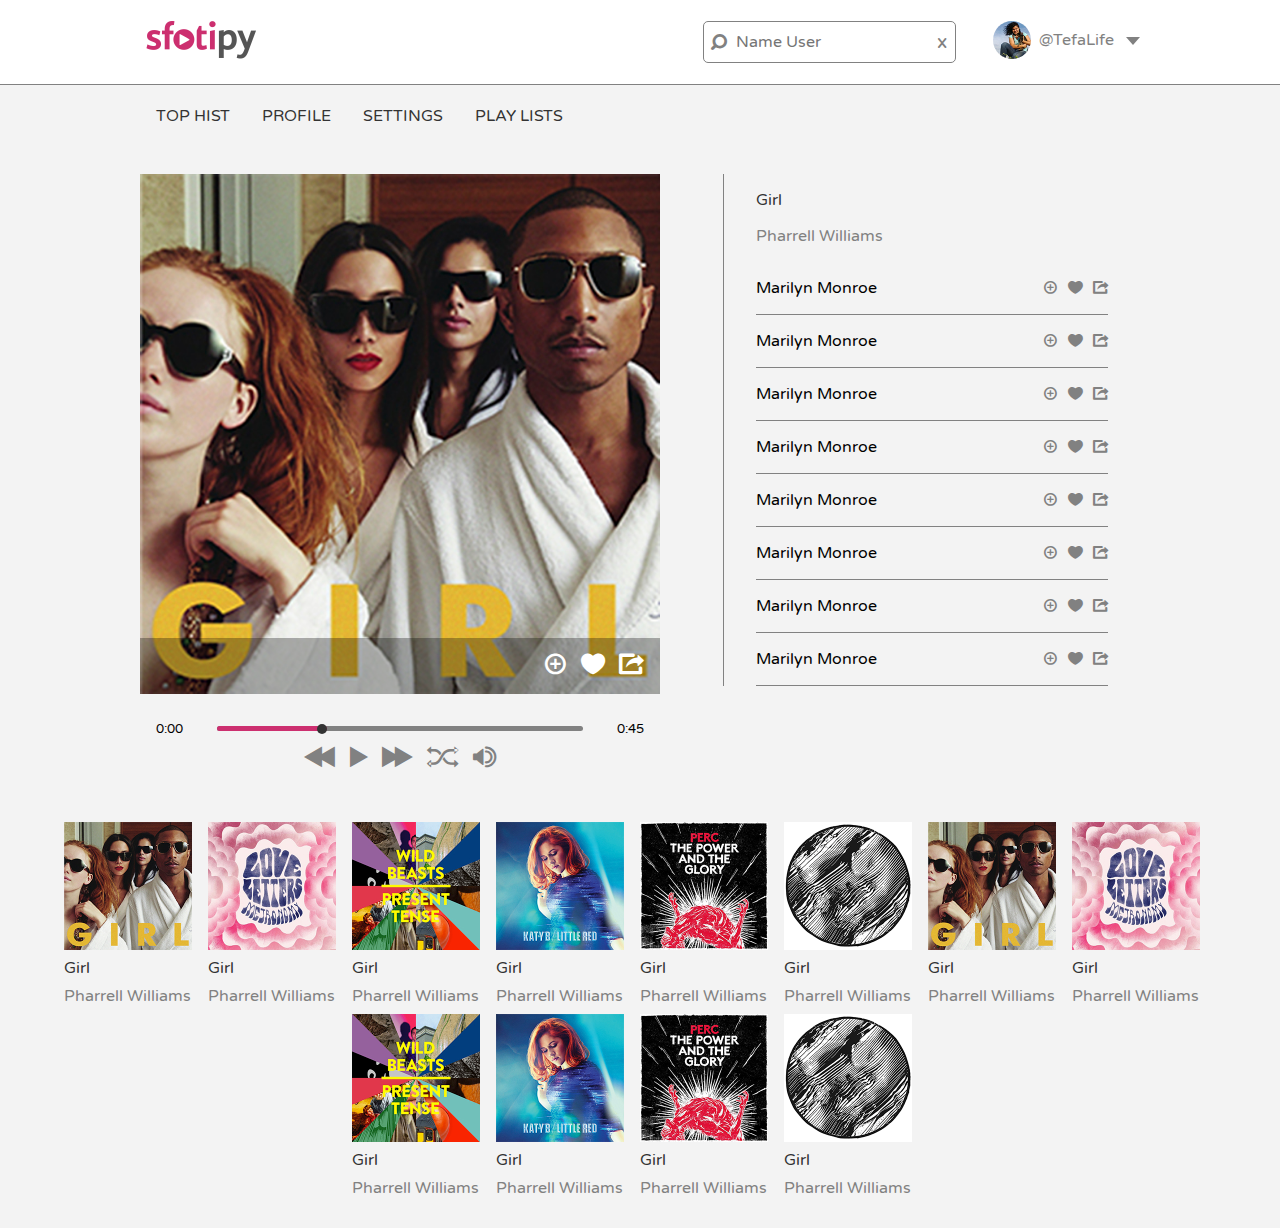
<file: index.html>
<!doctype html>
<html lang="es">
<head>
	<meta charset="UTF-8"/>
	<meta name="viewport" content="width=device-width, user-scalable=no, initial-scale=1.0, maximum-scale=1.0, minimum-scale=1.0">
	<meta name="description" content=""/>
	<title>Top Hits</title>
	<link href='http://fonts.googleapis.com/css?family=Varela+Round' rel='stylesheet' type='text/css'>
	<link rel="stylesheet" type="text/css" href="estilos.css">

</head>
<body>
	<header class="header relative border-bottom">
		<div class="logo"><!--logo sfotipy-->
		  <div class="wrap center-block">
		  	<figure class="image isotipo left">
				<img src="img/logo.png" alt="Sfotipy"/>
			</figure>
			<div class="user right">
				<figure class="avatar round left">
					<img src="img/avatares/tefalife.jpg" alt="@tefalife" width="38" height="38"/>
				</figure>
				<span class="left username">
					@TefaLife
				</span>
			</div>
			<div class="search right">
				<form action="" class="relative">
					<span class="icon-search search-icon"></span>
					<input type="text" placeholder="Name User" class="input">
					<span class="close-icon">x</span>
				</form>
			</div>
		  </div>
		</div>
		<a href="#" class="button-menu icon-menu"></a><!--Boton desplegable Menu-->	
		<nav class="menu">
			<ul class="list center-block wrap">
				<li class="item">
					<a href="#">Top Hist</a>
				</li>
				<li class="item">
					<a href="#">Profile</a>
				</li>
				<li class="item">
					<a href="#">Settings</a>
				</li>
				<li class="item">
					<a href="#">Play Lists</a>
				</li>
			</ul>
		</nav>
		<div class="title"><!--texto que va a cambiar y se mostrara en el centro-->
			<span>Top Hist</span>	
		</div>
	</header>
	<section class="playing small medium large">
		<div class="music">
			<figure class="image relative">
				<img src="img/songs/test-playing.jpg" width="320" height="320" alt="Come Get It Bae Pharrell Williams">
				<div class="actions padding right-text">
					<a href="#" class="action icon-add"></a>
					<a href="#" class="action icon-love"></a>
					<a href="#" class="action icon-share"></a>
				</div>
			</figure>
			<div class="padding">
				<div class="progress">
					<span class="min">0:00</span>
					<div class="total"><!--linea gris de reproduccion-->
						<div class="stado"><!--linea fuscia-->
							<div class="circle"><!--botonsito-->
							</div>
						</div>
					</div>
					<span class="max">0:45</span>
				</div>
				<div class="description center-text border-bottom ">
						<p class="name">
							Come Get It Bae
						</p>
						<p class="author">
							Pharrell Williams
						</p>
				</div>
				<div class="play center-text">
					<a href="#" class="action gray icon-prev"></a>
					<a href="#" class="action gray icon-play"></a>
					<a href="#" class="action gray icon-next"></a>
					<a href="#" class="action gray icon-random"></a>
					<a href="#" class="action gray icon-vol"></a>
				</div>
			</div>	
		</div>
		<div class="playlist right">
			<p class="name">
				Girl
			</p>
			<p class="author">
				Pharrell Williams
			</p>
			<ul class="list">
				<li class="item border-bottom">
					<span>
						Marilyn Monroe
					</span>
					<span class="right">
						<a href="" class="action icon-add gray"></a>
						<a href="" class="action icon-love gray"></a>
						<a href="" class="action icon-share gray"></a>
					</span>
				</li>
				<li class="item border-bottom">
					<span>
						Marilyn Monroe
					</span>
					<span class="right">
						<a href="" class="action icon-add gray"></a>
						<a href="" class="action icon-love gray"></a>
						<a href="" class="action icon-share gray"></a>
					</span>
				</li>
				<li class="item border-bottom">
					<span>
						Marilyn Monroe
					</span>
					<span class="right">
						<a href="" class="action icon-add gray"></a>
						<a href="" class="action icon-love gray"></a>
						<a href="" class="action icon-share gray"></a>
					</span>
				</li>
				<li class="item border-bottom">
					<span>
						Marilyn Monroe
					</span>
					<span class="right">
						<a href="" class="action icon-add gray"></a>
						<a href="" class="action icon-love gray"></a>
						<a href="" class="action icon-share gray"></a>
					</span>
				</li>
				<li class="item border-bottom">
					<span>
						Marilyn Monroe
					</span>
					<span class="right">
						<a href="" class="action icon-add gray"></a>
						<a href="" class="action icon-love gray"></a>
						<a href="" class="action icon-share gray"></a>
					</span>
				</li>
				<li class="item border-bottom">
					<span>
						Marilyn Monroe
					</span>
					<span class="right">
						<a href="" class="action icon-add gray"></a>
						<a href="" class="action icon-love gray"></a>
						<a href="" class="action icon-share gray"></a>
					</span>
				</li>
				<li class="item border-bottom">
					<span>
						Marilyn Monroe
					</span>
					<span class="right">
						<a href="" class="action icon-add gray"></a>
						<a href="" class="action icon-love gray"></a>
						<a href="" class="action icon-share gray"></a>
					</span>
				</li>
				<li class="item border-bottom">
					<span>
						Marilyn Monroe
					</span>
					<span class="right">
						<a href="" class="action icon-add gray"></a>
						<a href="" class="action icon-love gray"></a>
						<a href="" class="action icon-share gray"></a>
					</span>
				</li>
			</ul>	
		</div>
	</section>
	<section class="container">
		<article class="song">
			<figure class="image">
				<img src="img/songs/test.jpg" width="128" height="128" alt=" Girl Pharrell Williams">
			</figure>
			<p class="name">
				Girl	
			</p>
			<p class="author">
				Pharrell Williams
			</p>
		</article>
		<article class="song">
			<figure class="image">
				<img src="img/songs/test2.jpg" width="128" height="128" alt=" Girl Pharrell Williams">
			</figure>
			<p class="name">
				Girl	
			</p>
			<p class="author">
				Pharrell Williams
			</p>
		</article>
		<article class="song">
			<figure class="image">
				<img src="img/songs/test3.jpg" width="128" height="128" alt="Girl Pharrell Williams">
			</figure>
			<p class="name">
				Girl	
			</p>
			<p class="author">
				Pharrell Williams
			</p>
		</article>
		<article class="song">
			<figure class="image">
				<img src="img/songs/test4.jpg" width="128" height="128" alt=" Girl Pharrell Williams">
			</figure>
			<p class="name">
				Girl	
			</p>
			<p class="author">
				Pharrell Williams
			</p>
		</article>
		<article class="song">
			<figure class="image">
				<img src="img/songs/test5.jpg" width="128" height="128" alt=" Girl Pharrell Williams">
			</figure>
			<p class="name">
				Girl	
			</p>
			<p class="author">
				Pharrell Williams
			</p>
		</article>
		<article class="song">
			<figure class="image">
				<img src="img/songs/test6.jpg" width="128" height="128" alt=" Girl Pharrell Williams">
			</figure>
			<p class="name">
				Girl	
			</p>
			<p class="author">
				Pharrell Williams
			</p>
		</article>
		<article class="song">
			<figure class="image">
				<img src="img/songs/test.jpg" width="128" height="128" alt=" Girl Pharrell Williams">
			</figure>
			<p class="name">
				Girl	
			</p>
			<p class="author">
				Pharrell Williams
			</p>
		</article>
		<article class="song">
			<figure class="image">
				<img src="img/songs/test2.jpg" width="128" height="128" alt=" Girl Pharrell Williams">
			</figure>
			<p class="name">
				Girl	
			</p>
			<p class="author">
				Pharrell Williams
			</p>
		</article>
		<article class="song">
			<figure class="image">
				<img src="img/songs/test3.jpg" width="128" height="128" alt="Girl Pharrell Williams">
			</figure>
			<p class="name">
				Girl	
			</p>
			<p class="author">
				Pharrell Williams
			</p>
		</article>
		<article class="song">
			<figure class="image">
				<img src="img/songs/test4.jpg" width="128" height="128" alt=" Girl Pharrell Williams">
			</figure>
			<p class="name">
				Girl	
			</p>
			<p class="author">
				Pharrell Williams
			</p>
		</article>
		<article class="song">
			<figure class="image">
				<img src="img/songs/test5.jpg" width="128" height="128" alt=" Girl Pharrell Williams">
			</figure>
			<p class="name">
				Girl	
			</p>
			<p class="author">
				Pharrell Williams
			</p>
		</article>
		<article class="song">
			<figure class="image">
				<img src="img/songs/test6.jpg" width="128" height="128" alt=" Girl Pharrell Williams">
			</figure>
			<p class="name">
				Girl	
			</p>
			<p class="author">
				Pharrell Williams
			</p>
		</article>
	</section>
</body>
</html>
</file>
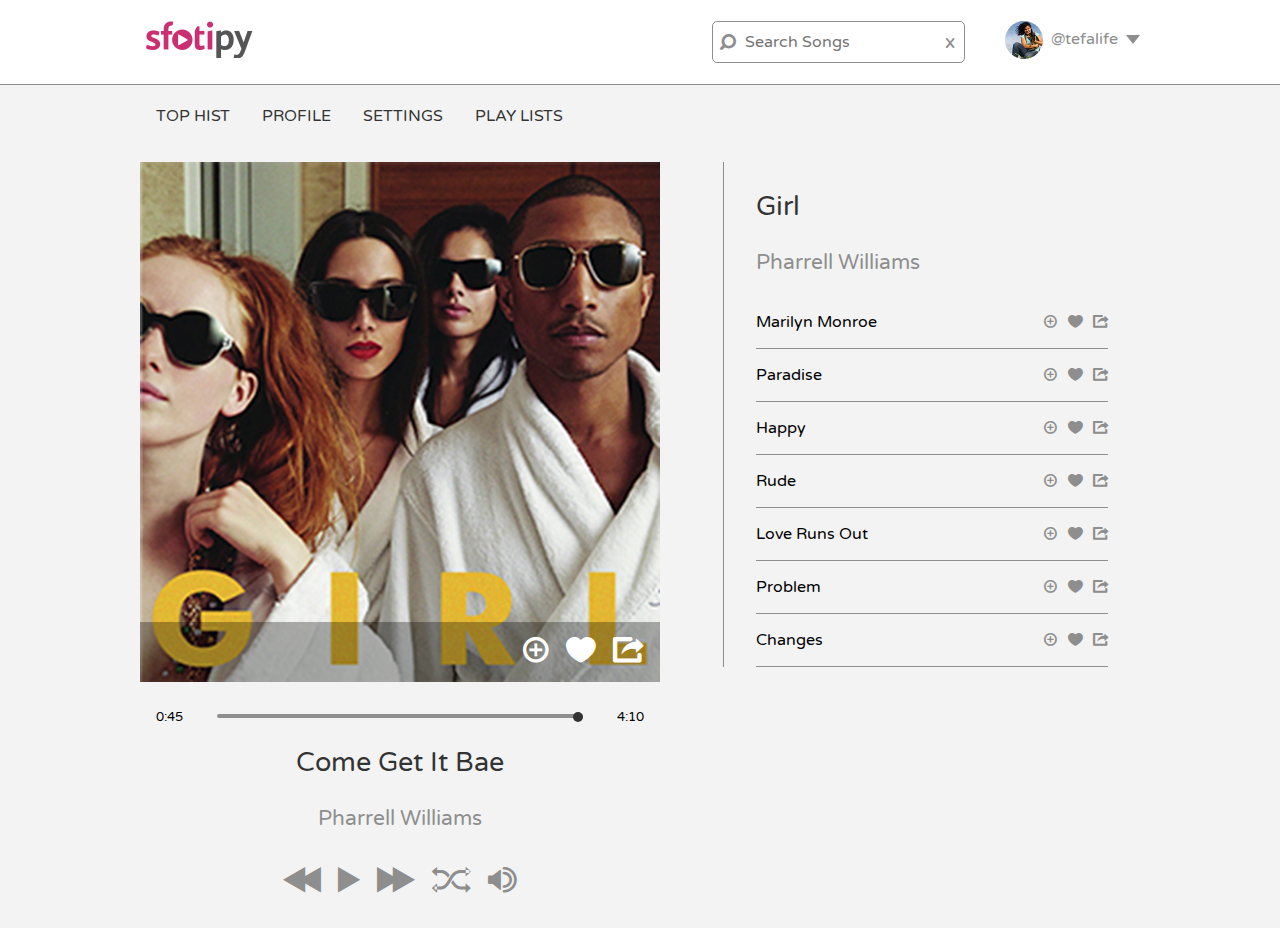
<file: cancion.html>
<!doctype html>
<html lang="es">
<head>
	<meta charset="UTF-8"/>
	<meta name="viewport" content="width=device-width, user-scalable=no, initial-scale=1.0, maximum-scale=1.0, minimum-scale=1.0">
	<meta name="description" content="Registro Sfotipy"/>
	<title>Cancion</title>
	<link href='http://fonts.googleapis.com/css?family=Varela+Round' rel='stylesheet' type='text/css'>
	<link rel="stylesheet" type="text/css" href="cancion.css"/>
</head>
<body>
	<header class="header relative border-bottom">
		<div class="logo">
			<div class="wrap center-block">
				<figure class="image-logo left">
					<img src="img/logo-desktop.png" width="121" height="37" alt="sfotipy"/>
				</figure>
				<div class="user right">
					<figure class="avatar round left">
					<img src="img/avatares/tefalife.jpg" alt="@tefalife" width="38" height="38"/>
					</figure>
					<span class=" left username">@tefalife</span>
				</div>
				<div class="search right relative">
					<span class="icon-search"></span>
					<!--<form>-->
						<input type="text" placeholder="Search Songs"class="input"/>
						<span class="close-icon">x</span>
					<!--</form>-->
				</div>
			</div>
		</div>
		
		<a href="#" class="button-menu icon-menu"></a>
		<nav class="menu">
			<ul class="list wrap center-block">
				<li class="item">
					<a href="#">Top Hist</a>
				</li>
				<li class="item">
					<a href="#">Profile</a>
				</li>
				<li class="item">
					<a href="#">Settings</a>
				</li>
				<li class="item">
					<a href="#">Play Lists</a>
				</li>
			</ul>
		</nav>
		<div class="title">
			<span>Top Hits</span>
		</div>
	</header>
	<section class="playing small medium large">
		<div class="music center-block">
			<figure class="image relative">
				<img src="img/songs/test-playing.jpg" width="320" height="320" alt="Come Get It Bae Pharrell Williams">
				<div class="actions padding right-text">
					<a href="" class="action icon-add"></a>
					<a href="" class="action icon-love"></a>
					<a href="" class="action icon-share"></a>
				</div>
			</figure>
			<div class="padding">
				<div class="progress">
					<span class="min">0:45</span>
					<div class="total">
						<div class="state">
							<div class="circle">
								
							</div>
						</div>
					</div>
					<span class="max">4:10</span>
				</div>
				<div class="description center-text border-bottom">
					<p class="name">
						Come Get It Bae
					</p>
					<p class="author">
						Pharrell Williams
					</p>
				</div>
				<div class="play center-text padding-tb">
					<a href="" class="action gray icon-prev"></a>
					<a href="" class="action gray icon-play"></a>
					<a href="" class="action gray icon-next"></a>
					<a href="" class="action gray icon-random"></a>
					<a href="" class="action gray icon-vol"></a>
				</div>
			</div>
		</div>
		<div class="playlist right">
			<p class="name">
				Girl
			</p>
			<p class="author">
				Pharrell Williams
			</p>
			<ul class="list">
				<li class="item border-bottom">
					<span>
						Marilyn Monroe
					</span>
					<span class="right">
						<a href="" class="action icon-add gray"></a>
						<a href="" class="action icon-love gray"></a>
						<a href="" class="action icon-share gray"></a>
					</span>
				</li>
				<li class="item border-bottom">
					<span>
						Paradise
					</span>
					<span class="right">
						<a href="" class="action icon-add gray"></a>
						<a href="" class="action icon-love gray"></a>
						<a href="" class="action icon-share gray"></a>
					</span>
				</li>
				<li class="item border-bottom">
					<span>
						Happy
					</span>
					<span class="right">
						<a href="" class="action icon-add gray"></a>
						<a href="" class="action icon-love gray"></a>
						<a href="" class="action icon-share gray"></a>
					</span>
				</li>
				<li class="item border-bottom">
					<span>
						Rude
					</span>
					<span class="right">
						<a href="" class="action icon-add gray"></a>
						<a href="" class="action icon-love gray"></a>
						<a href="" class="action icon-share gray"></a>
					</span>
				</li>
				<li class="item border-bottom">
					<span>
						Love Runs Out
					</span>
					<span class="right">
						<a href="" class="action icon-add gray"></a>
						<a href="" class="action icon-love gray"></a>
						<a href="" class="action icon-share gray"></a>
					</span>
				</li>
				<li class="item border-bottom">
					<span>
						Problem
					</span>
					<span class="right">
						<a href="" class="action icon-add gray"></a>
						<a href="" class="action icon-love gray"></a>
						<a href="" class="action icon-share gray"></a>
					</span>
				</li>
				<li class="item border-bottom">
					<span>
						Changes
					</span>
					<span class="right">
						<a href="" class="action icon-add gray"></a>
						<a href="" class="action icon-love gray"></a>
						<a href="" class="action icon-share gray"></a>
					</span>
				</li>
			</ul>
		</div>
	</section>
</file>
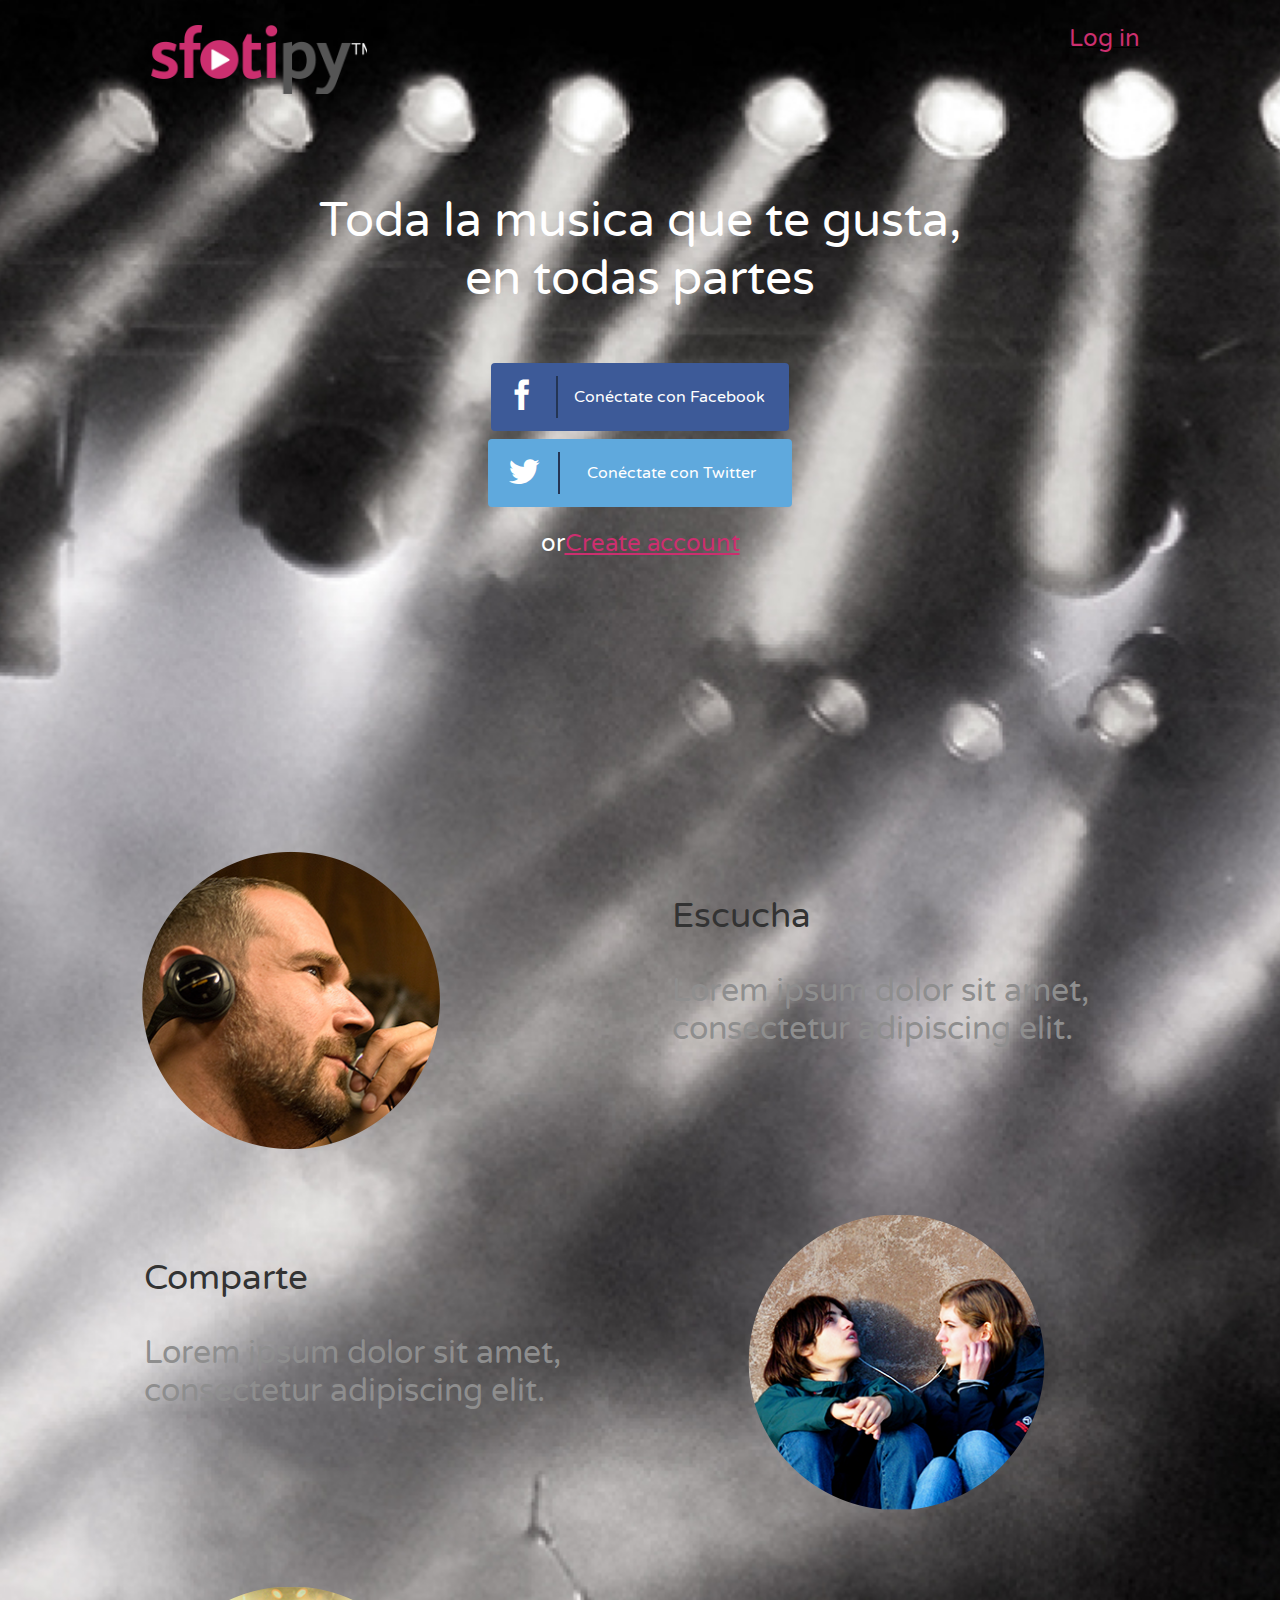
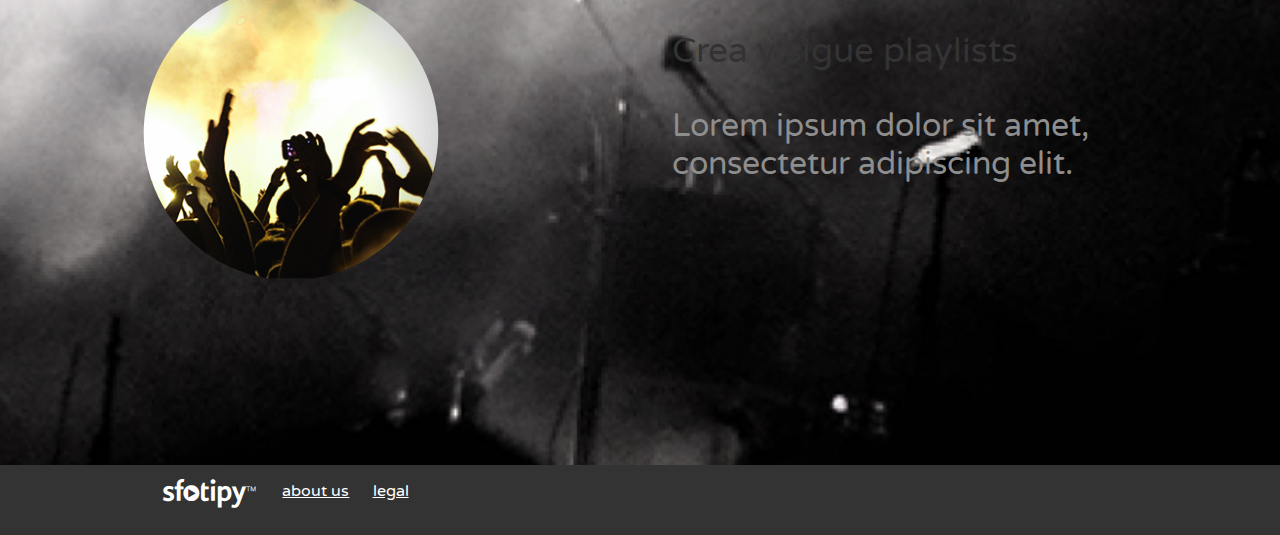
<file: inicio.html>
<!doctype html>
<html lang="es">
<head>
	<meta charset="UTF-8"/>
	<meta name="viewport" content="width=device-width, user-scalable=no, initial-scale=1.0, maximum-scale=1.0, minimum-scale=1.0">
	<meta name="description" content="Registro Sfotipy"/>
	<title>Inicio Registro de Sfotipy</title>
	<link href='http://fonts.googleapis.com/css?family=Varela+Round' rel='stylesheet' type='text/css'>
	<link rel="stylesheet" type="text/css" href="inicio.css"/>
	
	                                                                                          
</head>
<body>
	<header class="header small medium large"><!--pc desktop-->
	
	    <div class="conten-desktop">
			<div class="wrap center-block">
				<figure class="logo-desk left">
					<img src="img/logo-desktop.png" width="227" height="70" alt="sfotipy"/>
				</figure>
				<div class="enter-login right decoration">
				<a href="#" class="enter">Log in</a>
				</div>
				</br>
				</br>
				</br>
				</br>
				</br>
				</br>
				<p class="slogan-deskt white">
					Toda la musica que te gusta,</br> en todas partes
				</p>				
				<div id="redes-social">
				<div class="facebook">
					<a href="#" class="face">
					<span class="icon-facebook"></span>
					<span class="slash"></span>
					Conéctate con Facebook
					</a>	
				</div>
				</br>
				</br>
				<div class="twitter relative">
					<a href="#" class="twit">
					<span class="icon-twitter"></span>
					<span class="slash-tw"></span>
					Conéctate con Twitter
					</a>	
				</div>
				<div class="cuenta">
					<p class="or white">or<a href="#" class="account decoration">Create account</a></p>
					
				</div>
			</div>
		</div>

	</header><!--pc desktop-->
	<section class="contenido-desktop">
	<div class="wrap center-block">
		<div class="article">
			<div class="contenedor">
				<article class="info">
				<figure class="image">
				<img src="img/foto1.png" alt="Spotify"/>
				</figure>
				<div class="leyenda der-text">
					<p class="title">Escucha</p>
					<p class="leyend font">Lorem ipsum dolor sit amet, consectetur adipiscing elit.</p>
				</div>
				</article>
				<article class="info right top">
				<figure class="image right picture">
				<img src="img/foto2.png" alt="Spotify"/>
				</figure>
				<div class="leyenda relative right der">
					<p class="title">Comparte</p>
					<p class="leyend font">Lorem ipsum dolor sit amet, consectetur adipiscing elit.</p>
				</div>
				</article>
				<article class="info">
				<figure class="image">
				<img src="img/foto3.png" alt="Spotify"/>
				</figure>
				<div class="leyenda der-text">
					<p class="title">Crea y sigue playlists</p>
					<p class="leyend font">Lorem ipsum dolor sit amet, consectetur adipiscing elit.</p>
				</div>
				</article>
				
			</div>
		</div>
	</div><!--pc desktop-->
	</section>    
	<!--Mobil-->	
	<div class="home">
		<div class="fondo-home">
			<figure class="inicio">
				<img src="img/home-inicio.jpg" width="638" height="638" alt="Sfotipy"/>
			</figure>
			<figure class="logo">
				<img src="img/logo-mobil.png" width="244" height="78" alt="Spotify"/>
			</figure>
			<p class="slogan white">
			Toda la Música que te gusta en todas partes
			</p>
			<div id="redes-social">
				<div class="face">
					<a href="#" class="face">
					<span class="icon-facebook"></span>
					<span class="slash"></span>
					Conéctate con Facebook
					</a>	
				</div>
				<div class="twit">
					<a href="#" class="twit">
					<span class="icon-twitter"></span>
					<span class="slash"></span>
					Conéctate con Twitter
					</a>
			</div>
		</div>
	</div>
	
	<div class="login">
				<a href="#" class="log-in">Log in</a>
				<span class="only"></span>
				<a href="#" class="account">Create account</a>	
	</div>
	
	<section class="contenido small medium">
		<article class="info">
			<figure class="image">
				<img src="img/fondo2.jpg" width="520" height="278"alt="Spotify"/>
			</figure>
		<p class="title">Escucha</p>
		<p class="leyend">Spotify ahora es gratis en tu celular, tablet y computadora. Escucha la música perfecta, donde sea que te encuentres.</p>
		</article>
		<article class="info">
			<figure class="image">
				<img src="img/fondo3.jpg" width="520" height="278"alt="Spotify"/>
			</figure>
		<p class="title">Comparte</p>
		<p class="leyend">Spotify ahora es gratis en tu celular, tablet y computadora. Comparte toda la musica que quieras con tus amigos.</p>
		</article>
		
		<article class="info">
			<figure class="image">
				<img src="img/fondo4.jpg" width="520" height="276"alt="Spotify"/>
			</figure>
		<p class="title">Crea y sigue playlists</p>
		</article>
		<div class="info-border bord">
			<p class="leyend">Spotify ahora es gratis en tu celular, tablet y computadora. Comparte y sigue toda la musica que quieras con tus amigos.</p>	
		</div>
	</section>
	<p class="listen">Empieza a escuchar ya</p>
	
	<footer>
		<div class="center-block wrap">
			<a href="#"><span class="icon-sfotipy"></span></a>
		<div class="final right">
			<a href="#"><span class="about decoration ">about us</span></a>
			<a href="#"><span class="legal decoration">legal</span></a>
		</div>
		</div>
		
	</footer>
	<!--Mobil-->
	
</body>
</html>
</file>
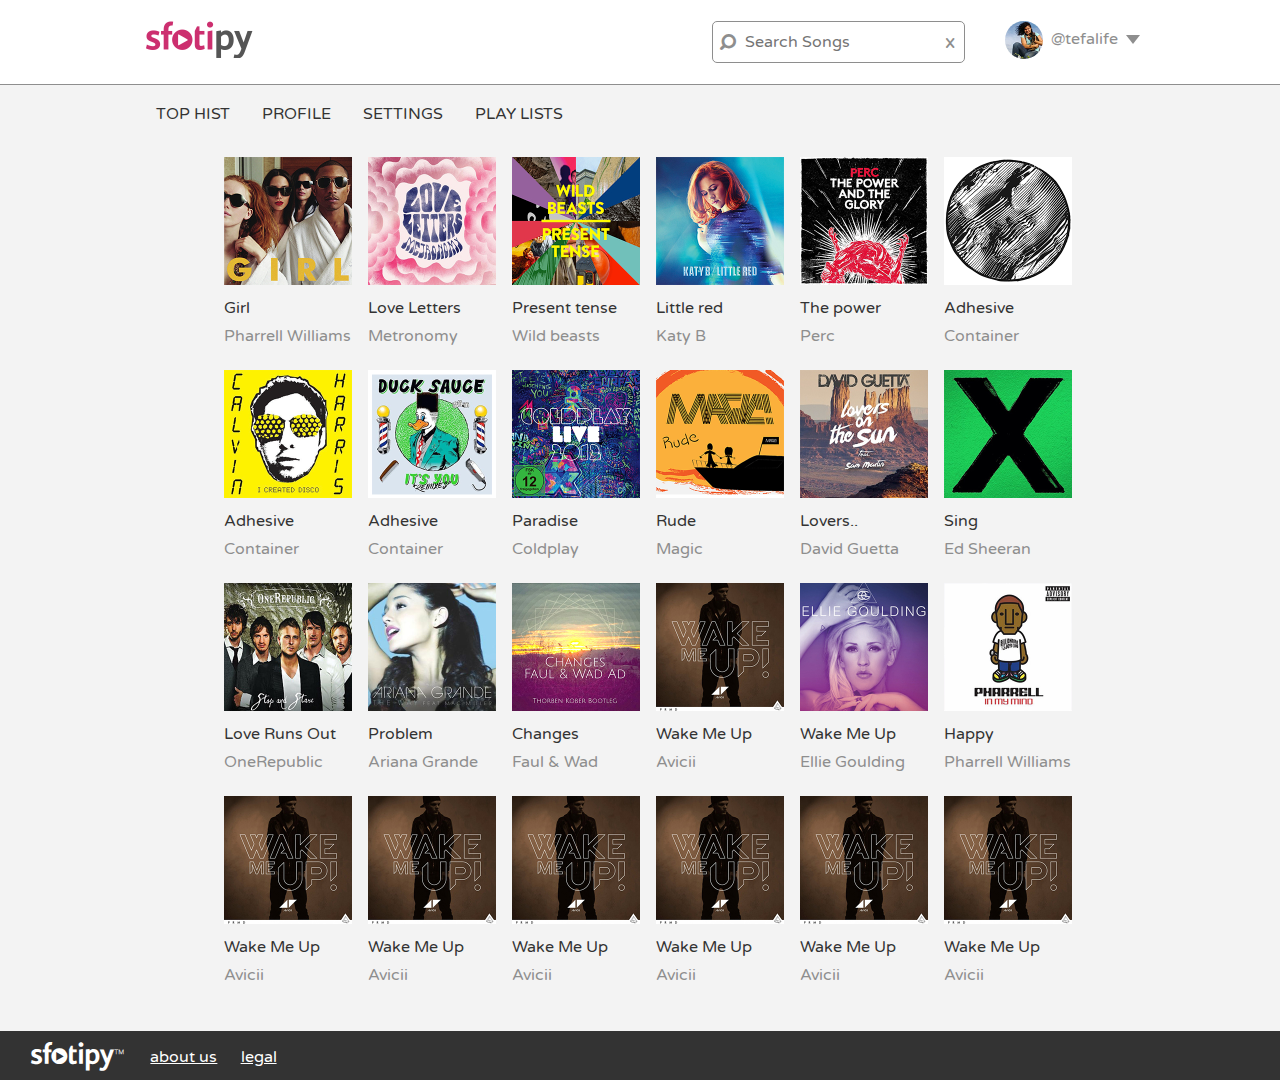
<file: tophits.html>
<!doctype html>
<html lang="es">
<head>
	<meta charset="UTF-8"/>
	<meta name="viewport" content="width=device-width, user-scalable=no, initial-scale=1.0, maximum-scale=1.0, minimum-scale=1.0">
	<meta name="description" content="Canciones de Applicacion"/>
	<title>Top Hits</title>
	<link href='http://fonts.googleapis.com/css?family=Varela+Round' rel='stylesheet' type='text/css'>
	<link rel="stylesheet" type="text/css" href="tophits.css"/>
</head>
<body>
	<header class="header relative border-bottom">
		<div class="logo">
			<div class="wrap center-block">
				<figure class="image-logo left">
					<img src="img/logo-desktop.png" width="121" height="37" alt="sfotipy"/>
				</figure>
				<div class="user right">
					<figure class="avatar round left">
					<img src="img/avatares/tefalife.jpg" alt="@tefalife" width="38" height="38"/>
					</figure>
					<span class=" left username">@tefalife</span>
				</div>
				<div class="search right relative">
					<span class="icon-search"></span>
					<input type="text" placeholder="Search Songs" class="input">
					<span class="close-icon">x</span>
				</div>
			</div>
		</div>
		
		<a href="#" class="button-menu icon-menu"></a>
		<nav class="menu">
			<ul class="list wrap center-block">
				<li class="item">
					<a href="#">Top Hist</a>
				</li>
				<li class="item">
					<a href="#">Profile</a>
				</li>
				<li class="item">
					<a href="#">Settings</a>
				</li>
				<li class="item">
					<a href="#">Play Lists</a>
				</li>
			</ul>
		</nav>
		<div class="title">
			<span>Top Hits</span>
		</div>
	</header>
	<section class="container small medium large">
	<div class="desktop"><!--desktop-->
		<article class="song">
			<figure class="image">
				<img src="img/songs/test.jpg" width="128" height="128"/>
			</figure>
			<p class="name">
				Girl
			</p>
			<p class="author">
				Pharrell Williams
			</p>
		</article>
			<article class="song">
			<figure class="image">
				<img src="img/songs/test2.jpg" width="128" height="128"/>
			</figure>
			<p class="name">
				Love Letters
			</p>
			<p class="author">
				Metronomy
			</p>
		</article>
		<article class="song">
			<figure class="image">
				<img src="img/songs/test3.jpg" width="128" height="128"/>
			</figure>
			<p class="name">
				Present tense
			</p>
			<p class="author">
				Wild beasts
			</p>
		</article>
		<article class="song">
			<figure class="image">
				<img src="img/songs/test4.jpg" width="128" height="128"/>
			</figure>
			<p class="name">
				Little red
			</p>
			<p class="author">
				Katy B
			</p>
		</article>
		<article class="song">
			<figure class="image">
				<img src="img/songs/test5.jpg" width="128" height="128"/>
			</figure>
			<p class="name">
				The power 
			</p>
			<p class="author">
				Perc
			</p>
		</article>
		<article class="song">
			<figure class="image">
				<img src="img/songs/test6.jpg" width="128" height="128"/>
			</figure>
			<p class="name">
				Adhesive
			</p>
			<p class="author">
				Container
			</p>
		</article>
		<article class="song"><!--album7-->
			<figure class="image">
				<img src="img/songs/test7.jpg" width="128" height="128"/>
			</figure>
			<p class="name">
				Adhesive
			</p>
			<p class="author">
				Container
			</p>
		</article>
		<article class="song">
			<figure class="image">
				<img src="img/songs/test8.jpg" width="128" height="128"/>
			</figure>
			<p class="name">
				Adhesive
			</p>
			<p class="author">
				Container
			</p>
		</article>
		<article class="song"><!--album7-->
			<figure class="image">
				<img src="img/songs/test9.jpg" width="128" height="128"/>
			</figure>
			<p class="name">
				Paradise
			</p>
			<p class="author">
				Coldplay
			</p>
		</article>
		<article class="song"><!--album7-->
			<figure class="image">
				<img src="img/songs/test10.jpg" width="128" height="128"/>
			</figure>
			<p class="name">
				Rude
			</p>
			<p class="author">
				Magic
			</p>
		</article>
		<article class="song">
			<figure class="image">
				<img src="img/songs/test11.jpg" width="128" height="128"/>
			</figure>
			<p class="name">
				Lovers..
			</p>
			<p class="author">
				David Guetta
			</p>
		</article>
		<article class="song">
			<figure class="image">
				<img src="img/songs/test12.jpg" width="128" height="128"/>
			</figure>
			<p class="name">
				Sing
			</p>
			<p class="author">
				Ed Sheeran
			</p>
		</article>
		<article class="song">
			<figure class="image">
				<img src="img/songs/test13.jpg" width="128" height="128"/>
			</figure>
			<p class="name">
				Love Runs Out
			</p>
			<p class="author">
				OneRepublic
			</p>
		</article>
		<article class="song">
			<figure class="image">
				<img src="img/songs/test14.jpg" width="128" height="128"/>
			</figure>
			<p class="name">
				Problem
			</p>
			<p class="author">
				Ariana Grande
			</p>
		</article>
		<article class="song">
			<figure class="image">
				<img src="img/songs/test15.jpg" width="128" height="128"/>
			</figure>
			<p class="name">
				Changes
			</p>
			<p class="author">
				Faul & Wad
			</p>
		</article>
		<article class="song">
			<figure class="image">
				<img src="img/songs/test16.jpg" width="128" height="128"/>
			</figure>
			<p class="name">
				Wake Me Up
			</p>
			<p class="author">
				Avicii
			</p>
		</article>
		<article class="song">
			<figure class="image">
				<img src="img/songs/test17.jpg" width="128" height="128"/>
			</figure>
			<p class="name">
				Wake Me Up
			</p>
			<p class="author">
				Ellie Goulding
			</p>
		</article>
		<article class="song">
			<figure class="image">
				<img src="img/songs/test18.jpg" width="128" height="128"/>
			</figure>
			<p class="name">
				Happy
			</p>
			<p class="author">
				Pharrell Williams
			</p>
		</article>
		<article class="song">
			<figure class="image">
				<img src="img/songs/test16.jpg" width="128" height="128"/>
			</figure>
			<p class="name">
				Wake Me Up
			</p>
			<p class="author">
				Avicii
			</p>
		</article>
		<article class="song">
			<figure class="image">
				<img src="img/songs/test16.jpg" width="128" height="128"/>
			</figure>
			<p class="name">
				Wake Me Up
			</p>
			<p class="author">
				Avicii
			</p>
		</article>
		<article class="song">
			<figure class="image">
				<img src="img/songs/test16.jpg" width="128" height="128"/>
			</figure>
			<p class="name">
				Wake Me Up
			</p>
			<p class="author">
				Avicii
			</p>
		</article>
		<article class="song">
			<figure class="image">
				<img src="img/songs/test16.jpg" width="128" height="128"/>
			</figure>
			<p class="name">
				Wake Me Up
			</p>
			<p class="author">
				Avicii
			</p>
		</article>
		<article class="song">
			<figure class="image">
				<img src="img/songs/test16.jpg" width="128" height="128"/>
			</figure>
			<p class="name">
				Wake Me Up
			</p>
			<p class="author">
				Avicii
			</p>
		</article>
		<article class="song">
			<figure class="image">
				<img src="img/songs/test16.jpg" width="128" height="128"/>
			</figure>
			<p class="name">
				Wake Me Up
			</p>
			<p class="author">
				Avicii
			</p>
		</article>

	</div>
	</section>
	<footer>
	<!--<div class="center-block wrap">-->
		<a href="#"><span class="icon-sfotipy white"></span></a>
		<div class="final right">
				<a href="#"><span class="about decoration white">about us</span></a>
				<a href="#"><span class="legal decoration white">legal</span></a>
		</div>
	<!--</div>-->
			</div>
			<div class="final_one right">
			<a href="#"><span class="about decoration ">about us</span></a>
			<a href="#"><span class="legal white decoration">legal</span></a>
			</div>
	</footer>
</body>
</html>
</file>
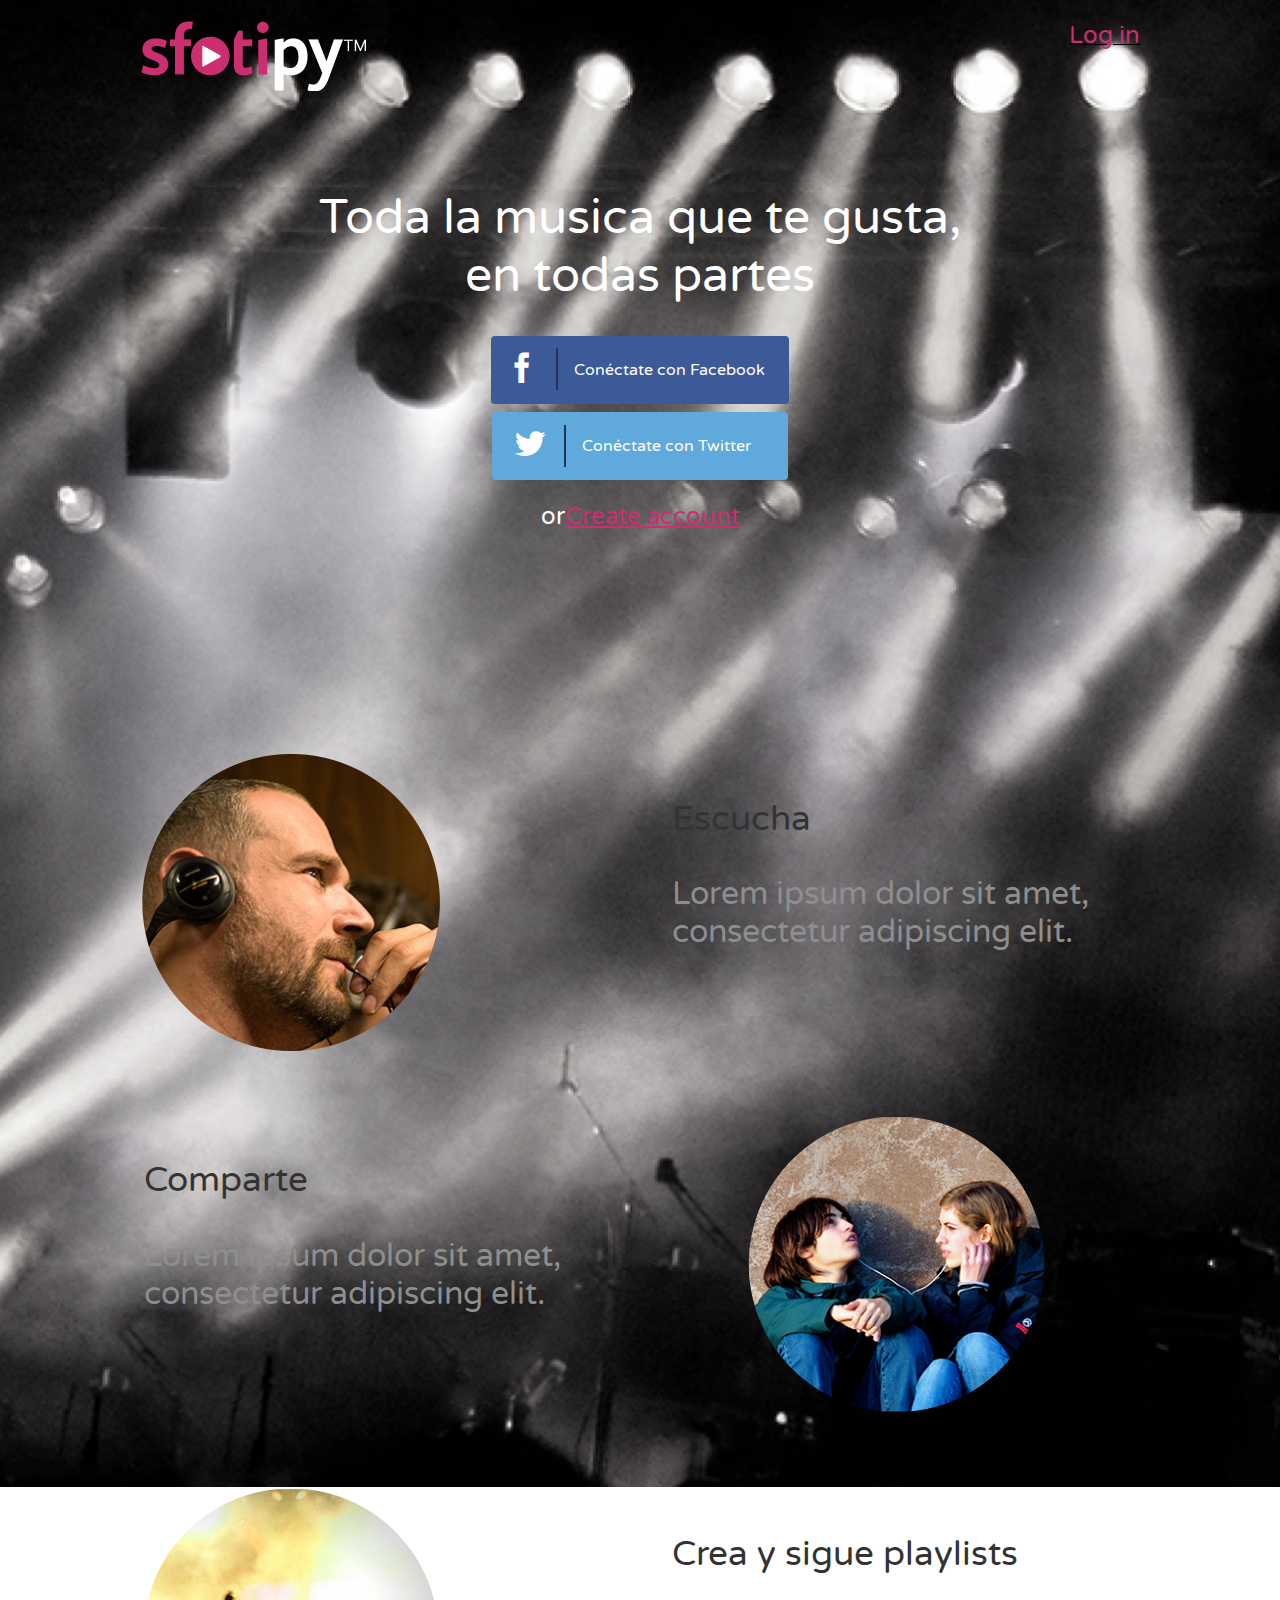
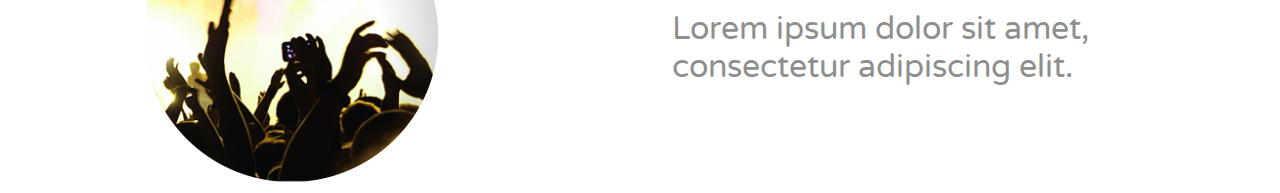
<file: sfotipy/inicio.html>
<!doctype html>
<html lang="es">
<head>
	<meta charset="UTF-8"/>
	<meta name="viewport" content="width=device-width, user-scalable=no, initial-scale=1.0, maximum-scale=1.0, minimum-scale=1.0">
	<meta name="description" content="Registro Sfotipy"/>
	<title>Inicio Registro de Sfotipy</title>
	<link href='http://fonts.googleapis.com/css?family=Varela+Round' rel='stylesheet' type='text/css'>
	<link rel="stylesheet" type="text/css" href="inicio.css"/>
	
	                                                                                          
</head>
<body>
	<header class="header small medium large"><!--pc desktop-->
	
	    <div class="conten-desktop">
			<div class="wrap center-block">
				<figure class="logo-desk left">
					<img src="img/logo-desktop.png" width="227" height="70" alt="sfotipy"/>
				</figure>
				<div class="enter-login right decoration">
				<a href="#" class="enter">Log in</a>
				</div>
				</br>
				</br>
				</br>
				</br>
				</br>
				</br>
				<p class="slogan-deskt white">
					Toda la musica que te gusta,</br> en todas partes
				</p>				
				<div id="redes-social">
				<div class="facebook">
					<a href="#" class="face">
					<span class="icon-facebook"></span>
					<span class="slash"></span>
					Conéctate con Facebook
					</a>	
				</div>
				</br>
				</br>
				<div class="twitter relative">
					<a href="#" class="twit">
					<span class="icon-twitter"></span>
					<span class="slash"></span>
					Conéctate con Twitter
					</a>	
				</div>
				<div class="cuenta">
					<p class="or white">or<a href="#" class="account decoration">Create account</a></p>
					
				</div>
			</div>
		</div>

	</header><!--pc desktop-->
	<section class="contenido-desktop">
	<div class="wrap center-block">
		<div class="article">
			<div class="contenedor">
				<article class="info">
				<figure class="image">
				<img src="img/foto1.png" alt="Spotify"/>
				</figure>
				<div class="leyenda der-text">
					<p class="title">Escucha</p>
					<p class="leyend font">Lorem ipsum dolor sit amet, consectetur adipiscing elit.</p>
				</div>
				</article>
				<article class="info right top">
				<figure class="image right picture">
				<img src="img/foto2.png" alt="Spotify"/>
				</figure>
				<div class="leyenda relative right der">
					<p class="title">Comparte</p>
					<p class="leyend font">Lorem ipsum dolor sit amet, consectetur adipiscing elit.</p>
				</div>
				</article>
				<article class="info">
				<figure class="image">
				<img src="img/foto3.png" alt="Spotify"/>
				</figure>
				<div class="leyenda der-text">
					<p class="title">Crea y sigue playlists</p>
					<p class="leyend font">Lorem ipsum dolor sit amet, consectetur adipiscing elit.</p>
				</div>
				</article>
				<!--<article class="info">
				<figure class="image picture right">
				<img src="img/foto1.png" alt="Spotify"/>
				</figure>
				<div class="leyenda right">
					<p class="title">Escucha</p>
					<p class="leyend">Spotify ahora es gratis en tu celular, tablet y computadora. Escucha la música perfecta, donde sea que te encuentres.</p>
				</div>
				</article>-->
			</div>
			
			
						
		</div>	
	</div>
	</section>    
	<!--Mobil-->	
	<div class="home">
		<div class="fondo-home">
			<figure class="inicio">
				<img src="img/home-inicio.jpg" width="638" height="638" alt="Sfotipy"/>
			</figure>
			<figure class="logo">
				<img src="img/logo-mobil.png" width="244" height="78" alt="Spotify"/>
			</figure>
			<p class="slogan white">
			Toda la Música que te gusta en todas partes
			</p>
			<div id="redes-social">
				<div class="face">
					<a href="#" class="face">
					<span class="icon-facebook"></span>
					<span class="slash"></span>
					Conéctate con Facebook
					</a>	
				</div>
				<div class="twit">
					<a href="#" class="twit">
					<span class="icon-twitter"></span>
					<span class="slash"></span>
					Conéctate con Twitter
					</a>
			</div>
		</div>
	</div>
	
	<div class="login">
				<a href="#" class="log-in">Log in</a>
				<span class="slash"></span>
				<a href="#" class="account">Create account</a>	
	</div>
	
	<section class="contenido small medium">
		<article class="info">
			<figure class="image">
				<img src="img/fondo2.jpg" width="520" height="278"alt="Spotify"/>
			</figure>
		<p class="title">Escucha</p>
		<p class="leyend">Spotify ahora es gratis en tu celular, tablet y computadora. Escucha la música perfecta, donde sea que te encuentres.</p>
		</article>
		<article class="info">
			<figure class="image">
				<img src="img/fondo3.jpg" width="520" height="278"alt="Spotify"/>
			</figure>
		<p class="title">Comparte</p>
		<p class="leyend">Spotify ahora es gratis en tu celular, tablet y computadora. Comparte toda la musica que quieras con tus amigos.</p>
		</article>
		
		<article class="info">
			<figure class="image">
				<img src="img/fondo4.jpg" width="520" height="276"alt="Spotify"/>
			</figure>
		<p class="title">Crea y sigue playlists</p>
		</article>
		<div class="info-border bord">
			<p class="leyend">Spotify ahora es gratis en tu celular, tablet y computadora. Comparte y sigue toda la musica que quieras con tus amigos.</p>	
		</div>
	</section>
	<p class="listen">Empieza a escuchar ya</p>
	
	<footer>
		<a href="#"><span class="icon-sfotipy"></span></a>
		<div class="final right">
			<a href="#"><span class="about decoration ">about us</span></a>
			<a href="#"><span class="legal decoration">legal</span></a>
		</div>
	</footer>
	
	
</body>
</html>
</file>
<file: estilos.css>
/* normalize.css v3.0.0 | MIT License | git.io/normalize */
html{font-family:sans-serif;-ms-text-size-adjust:100%;-webkit-text-size-adjust:100%}body{margin:0}article,aside,details,figcaption,figure,footer,header,hgroup,main,nav,section,summary{display:block}audio,canvas,progress,video{display:inline-block;vertical-align:baseline}audio:not([controls]){display:none;height:0}[hidden],template{display:none}a{background:transparent;}a:active,a:hover{outline:0}abbr[title]{border-bottom:1px dotted}b,strong{font-weight:bold}dfn{font-style:italic}h1{font-size:2em;margin:.67em 0}mark{background:#ff0;color:#000}small{font-size:80%}sub,sup{font-size:75%;line-height:0;position:relative;vertical-align:baseline}sup{top:-.5em}sub{bottom:-.25em}img{border:0}svg:not(:root){overflow:hidden}figure{margin:1em 40px}hr{-moz-box-sizing:content-box;-webkit-box-sizing:content-box;-moz-box-sizing:content-box;box-sizing:content-box;height:0}pre{overflow:auto}code,kbd,pre,samp{font-family:monospace,monospace;font-size:1em}button,input,optgroup,select,textarea{color:inherit;font:inherit;margin:0}button{overflow:visible}button,select{text-transform:none}button,html input[type="button"],input[type="reset"],input[type="submit"]{-webkit-appearance:button;cursor:pointer}button[disabled],html input[disabled]{cursor:default}button::-moz-focus-inner,input::-moz-focus-inner{border:0;padding:0}input{line-height:normal}input[type="checkbox"],input[type="radio"]{-webkit-box-sizing:border-box;-moz-box-sizing:border-box;box-sizing:border-box;padding:0}input[type="number"]::-webkit-inner-spin-button,input[type="number"]::-webkit-outer-spin-button{height:auto}input[type="search"]{-webkit-appearance:textfield;-moz-box-sizing:content-box;-webkit-box-sizing:content-box;-webkit-box-sizing:content-box;-moz-box-sizing:content-box;box-sizing:content-box}input[type="search"]::-webkit-search-cancel-button,input[type="search"]::-webkit-search-decoration{-webkit-appearance:none}fieldset{border:1px solid #c0c0c0;margin:0 2px;padding:.35em .625em .75em}legend{border:0;padding:0}textarea{overflow:auto}optgroup{font-weight:bold}table{border-collapse:collapse;border-spacing:0}td,th{padding:0}@font-face{font-family:'sfotipy';src:url("fonts/sfotipy.eot?kt9bol");src:url("fonts/sfotipy.eot?#iefixkt9bol") format('embedded-opentype'),url("fonts/sfotipy.woff?kt9bol") format('woff'),url("fonts/sfotipy.ttf?kt9bol") format('truetype'),url("fonts/sfotipy.svg?kt9bol#sfotipy") format('svg');font-weight:normal;font-style:normal}[class^="icon-"],[class*=" icon-"]{font-family:'sfotipy';speak:none;font-style:normal;font-weight:normal;font-variant:normal;text-transform:none;line-height:1;-webkit-font-smoothing:antialiased;-moz-osx-font-smoothing:grayscale}.icon-mail:before{content:"\e60f"}.icon-sfotipy:before{content:"\e60d"}.icon-menu:before{content:"\e60e"}.icon-stop:before{content:"\e60c"}.icon-search:before{content:"\e600"}.icon-lock:before{content:"\e601"}.icon-user:before{content:"\e602"}.icon-share:before{content:"\e603"}.icon-random:before{content:"\e604"}.icon-love:before{content:"\e605"}.icon-add:before{content:"\e606"}.icon-mute:before{content:"\e607"}.icon-vol:before{content:"\e608"}.icon-play:before{content:"\e609"}.icon-next:before{content:"\e60a"}.icon-prev:before{content:"\e60b"}.icon-facebook:before{content:"\e610"}.icon-twitter:before{content:"\e611"}a{text-decoration:none}body{font-family:'Varela Round',sans-serif;font-size:16px}figure{margin:0}img{vertical-align:top}ul{margin:0;padding:0}.button-menu{color:#333;left:.5em;margin-top:-10px;position:absolute;top:50%}.container{padding:1.4rem;font-size:0;text-align:center}.action{color:#fff;margin-right:.5em;font-size:1.3em;}.action:last-child{margin-right:0}.action.gray{color:#818181}.actions{bottom:0;bottom:0;left:0;position:absolute;right:0;background:rgba(0,0,0,0.3)}.border-bottom{border-bottom:1px solid #818181}.name{color:#333}.menu{display:none}.relative{position:relative}.author{color:#818181}.center-block{margin:0 auto}.center-text{text-align:center}.right-text{text-align:right}.relative{position:relative}.padding{padding:1em}.padding-tb{padding:1em 0}.left{float:left}.right{float:right}.wrap{width:1000px}.round{-webkit-border-radius:50%;border-radius:50%;overflow:hidden}.play{margin:.8em 0}.progress{margin:1em 0;position:relative;}.progress .min,.progress .max{font-size:.8em;top:-5px;position:absolute}.progress .min{left:0}.progress .max{right:0}.progress .total{background:#818181;-webkit-border-radius:5px;border-radius:5px;height:5px;width:75%;margin:0 auto}.progress .stado{background:#cc2f6f;-webkit-border-radius:5px;border-radius:5px;height:5px;width:30%;position:relative;-webkit-animation:8s stado infinite linear;-moz-animation:8s stado infinite linear;-o-animation:8s stado infinite linear;-ms-animation:8s stado infinite linear;animation:8s stado infinite linear}.progress .circle{background:#333;-webkit-border-radius:100%;border-radius:100%;height:10px;position:absolute;right:0;top:-2px;width:10px;-webkit-animation:1s circle infinite;-moz-animation:1s circle infinite;-o-animation:1s circle infinite;-ms-animation:1s circle infinite;animation:1s circle infinite}.header{height:3.5em}.title{font-size:1.1em;text-align:center;margin:0;line-height:3.5em}.song{display:inline-block;font-size:1rem;margin-right:1em;text-align:left;width:8rem;}.song:nth-child(even){margin-right:0}.song p{margin:.5em 0}.playing.small{margin:0 auto;width:20em}.input{border:1px solid #818181;height:2.5em;-webkit-border-radius:5px;border-radius:5px;padding:0 1em 0 2em}.search{margin-right:2.3em;float:right}.search-icon{position:absolute;left:.5em;top:.8em;color:#818181}.close-icon{position:absolute;top:.5em;color:#818181;right:.5em;font-size:1.2em}.playlist{border-left:1px solid #818181;display:block;padding:0 2em;width:22em;display:none;}.playlist .list{list-style:none}.playlist .item{padding:1em 0}.playlist .action{font-size:.8em}.isotipo{width:122px}.logo{overflow:hidden;padding:1.3em 0;background:#fff;display:block;display:none}.avatar{width:38px;height:38px}.username{color:#818181;position:relative;top:9px;margin-left:.5em;}.username:after{border-left:7px solid transparent;border-right:7px solid transparent;border-top:8px solid #818181;content:"";display:inline-block;margin-left:.5em}@media screen and (min-width:480px){.song:nth-child(even){margin-right:1em}.image img{width:100%;height:auto}.playing.medium{width:auto}}@media screen and (min-width:1000px){body{background:#f3f3f3}.button-menu{display:none}.playing{padding-top:1.3em;}.playing.large{margin:0 auto;width:62.5em;overflow:hidden;padding-top:2em}.menu{display:block;background:#f3f3f3;overflow:hidden;border-top:1px solid #818181;}.menu .item{float:left;list-style:none;}.menu .item a{color:#333;cursor:pointer;display:block;padding:1em;text-transform:uppercase;border-top:5px solid transparent;}.menu .item a:hover{border-top:5px solid #818181}.music{width:32.5em;float:left;}.music .description{display:none}.header{height:auto;border-bottom:none;}.header .title{display:none}.logo,.playlist{display:block}}@-moz-keyframes stado{0%{width:0%}100%{width:100%}}@-webkit-keyframes stado{0%{width:0%}100%{width:100%}}@-o-keyframes stado{0%{width:0%}100%{width:100%}}@keyframes stado{0%{width:0%}100%{width:100%}}@-moz-keyframes circle{0%{-webkit-transform:scale(1);-moz-transform:scale(1);-o-transform:scale(1);-ms-transform:scale(1);transform:scale(1)}100%{-webkit-transform:scale(2);-moz-transform:scale(2);-o-transform:scale(2);-ms-transform:scale(2);transform:scale(2);opacity:0;-ms-filter:"progid:DXImageTransform.Microsoft.Alpha(Opacity=0)";filter:alpha(opacity=0)}}@-webkit-keyframes circle{0%{-webkit-transform:scale(1);-moz-transform:scale(1);-o-transform:scale(1);-ms-transform:scale(1);transform:scale(1)}100%{-webkit-transform:scale(2);-moz-transform:scale(2);-o-transform:scale(2);-ms-transform:scale(2);transform:scale(2);opacity:0;-ms-filter:"progid:DXImageTransform.Microsoft.Alpha(Opacity=0)";filter:alpha(opacity=0)}}@-o-keyframes circle{0%{-webkit-transform:scale(1);-moz-transform:scale(1);-o-transform:scale(1);-ms-transform:scale(1);transform:scale(1)}100%{-webkit-transform:scale(2);-moz-transform:scale(2);-o-transform:scale(2);-ms-transform:scale(2);transform:scale(2);opacity:0;-ms-filter:"progid:DXImageTransform.Microsoft.Alpha(Opacity=0)";filter:alpha(opacity=0)}}@keyframes circle{0%{-webkit-transform:scale(1);-moz-transform:scale(1);-o-transform:scale(1);-ms-transform:scale(1);transform:scale(1)}100%{-webkit-transform:scale(2);-moz-transform:scale(2);-o-transform:scale(2);-ms-transform:scale(2);transform:scale(2);opacity:0;-ms-filter:"progid:DXImageTransform.Microsoft.Alpha(Opacity=0)";filter:alpha(opacity=0)}}
</file>
<file: cancion.css>
/* normalize.css v3.0.0 | MIT License | git.io/normalize */
html{font-family:sans-serif;-ms-text-size-adjust:100%;-webkit-text-size-adjust:100%}body{margin:0}article,aside,details,figcaption,figure,footer,header,hgroup,main,nav,section,summary{display:block}audio,canvas,progress,video{display:inline-block;vertical-align:baseline}audio:not([controls]){display:none;height:0}[hidden],template{display:none}a{background:transparent;}a:active,a:hover{outline:0}abbr[title]{border-bottom:1px dotted}b,strong{font-weight:bold}dfn{font-style:italic}h1{font-size:2em;margin:.67em 0}mark{background:#ff0;color:#000}small{font-size:80%}sub,sup{font-size:75%;line-height:0;position:relative;vertical-align:baseline}sup{top:-.5em}sub{bottom:-.25em}img{border:0}svg:not(:root){overflow:hidden}figure{margin:1em 40px}hr{-moz-box-sizing:content-box;box-sizing:content-box;height:0}pre{overflow:auto}code,kbd,pre,samp{font-family:monospace,monospace;font-size:1em}button,input,optgroup,select,textarea{color:inherit;font:inherit;margin:0}button{overflow:visible}button,select{text-transform:none}button,html input[type="button"],input[type="reset"],input[type="submit"]{-webkit-appearance:button;cursor:pointer}button[disabled],html input[disabled]{cursor:default}button::-moz-focus-inner,input::-moz-focus-inner{border:0;padding:0}input{line-height:normal}input[type="checkbox"],input[type="radio"]{box-sizing:border-box;padding:0}input[type="number"]::-webkit-inner-spin-button,input[type="number"]::-webkit-outer-spin-button{height:auto}input[type="search"]{-webkit-appearance:textfield;-moz-box-sizing:content-box;-webkit-box-sizing:content-box;box-sizing:content-box}input[type="search"]::-webkit-search-cancel-button,input[type="search"]::-webkit-search-decoration{-webkit-appearance:none}fieldset{border:1px solid #c0c0c0;margin:0 2px;padding:.35em .625em .75em}legend{border:0;padding:0}textarea{overflow:auto}optgroup{font-weight:bold}table{border-collapse:collapse;border-spacing:0}td,th{padding:0}@font-face{font-family:'sfotipy';src:url("fonts/sfotipy.eot?kt9bol");src:url("fonts/sfotipy.eot?#iefixkt9bol") format('embedded-opentype'),url("fonts/sfotipy.woff?kt9bol") format('woff'),url("fonts/sfotipy.ttf?kt9bol") format('truetype'),url("fonts/sfotipy.svg?kt9bol#sfotipy") format('svg');font-weight:normal;font-style:normal}[class^="icon-"],[class*=" icon-"]{font-family:'sfotipy';speak:none;font-style:normal;font-weight:normal;font-variant:normal;text-transform:none;line-height:1;-webkit-font-smoothing:antialiased;-moz-osx-font-smoothing:grayscale}.icon-mail:before{content:"\e60f"}.icon-sfotipy:before{content:"\e60d"}.icon-menu:before{content:"\e60e"}.icon-stop:before{content:"\e60c"}.icon-search:before{content:"\e600"}.icon-lock:before{content:"\e601"}.icon-user:before{content:"\e602"}.icon-share:before{content:"\e603"}.icon-random:before{content:"\e604"}.icon-love:before{content:"\e605"}.icon-add:before{content:"\e606"}.icon-mute:before{content:"\e607"}.icon-vol:before{content:"\e608"}.icon-play:before{content:"\e609"}.icon-next:before{content:"\e60a"}.icon-prev:before{content:"\e60b"}.icon-facebook:before{content:"\e610"}.icon-twitter:before{content:"\e611"}a{text-decoration:none;color:#f00}body{font-family:'Varela Round',sans-serif;font-size:16px}figure{margin:0}footer{background-color:#333;padding:.5em .5em}img{vertical-align:top}ul{padding:0;margin:0}.author{color:#8e8e8e}.about{margin-right:1.2em;position:relative;vertical-align:-.8em}.legal{margin-right:1.6em;position:relative;vertical-align:-.8em}.name{font-size:1.2em}.action{color:#fff;margin-right:.5em;font-size:1.6em;}.action:last-child{margin-right:0}.action.gray{color:#8e8e8e}.actions{position:absolute;bottom:0;right:0;left:0;background-color:rgba(0,0,0,0.3)}.absolute{position:absolute}.about{margin-right:1.2em;position:relative;vertical-align:-.5em}.button-menu{left:.5em;margin-top:-10px;position:absolute;text-decoration:none;top:50%}.border-bottom{border-bottom:1px solid #8e8e8e}.icon-menu{color:#333}.icon-sfotipy{font-size:1.8em;vertical-align:-.8em;margin-left:1.4em}.image-logo{display:none}.center-block{margin:0 auto}.center-text{text-align:center}.decoration{text-decoration:underline}.final_one{margin-left:1.7em;position:relative;top:-2.1em}.final{margin-left:1.7em;position:relative;top:-2.1em}.name{color:#333}.menu{display:none}.menu{display:none}.relative{position:relative}.right{float:right}.right-text{text-align:right}.left{float:left}.round{border-radius:50%;overflow:hidden}.padding{padding:1em}.padding-tb{padding:1em 0}.playing{margin:0 auto}.playing.small{width:20em}.playlist{display:none}.progress{margin:1em 0;position:relative;}.progress .min,.progress .max{position:absolute;top:-5px;font-size:.8em}.progress .min{left:0}.progress .max{right:0}.progress .total{background:#8e8e8e;border-radius:1.7em;height:4px;margin:0 auto;width:75%;position:relative}.progress .stado{background:#cc2f6f;width:30%;height:4px;border-radius:1.7em;position:relative}.progress .circle{background:#333;border-radius:100%;height:10px;position:absolute;right:0;width:10px;top:-2px}.legal{margin-right:1.6em;position:relative;vertical-align:-.5em}.header{height:3.5em;position:relative;}.header .title{font-size:1.1em;text-align:center;margin:0;line-height:3.5em}.input{border:1px solid #8e8e8e;height:2.5em;border-radius:5px;padding:0 1em 0 2em}.icon-search{color:#8e8e8e;left:.5em;position:absolute;top:.8em}.close-icon{font-size:1.2em;position:absolute;right:.5em;top:.5em;color:#8e8e8e}.wrap{width:1000px}.white{color:#fff}@media screen and (min-width:480px){.playing.medium{width:auto}.playing img{width:100%;height:auto}.playlist{display:none}.final{float:left;margin-left:8.9em}.final_one{display:none}.icon-sfotipy{font-size:1.8em;vertical-align:-.5em;margin-left:.4em}.search{display:none}}@media screen and (min-width:1000px){body{background-color:#f3f3f3}.avatar{width:38px;height:38px}.author{font-size:1.3em}.button-menu{display:none}.description{border-bottom:none}.final_one{display:none}.playlist{display:block}.playlist{width:22em;border-left:1px solid #8e8e8e;padding:0 2em;}.playlist .list{list-style:none}.playlist .item{padding:1em 0}.playlist .action{font-size:.8em}.playing{padding-top:1.3em;}.playing.large{margin:0 auto;width:62.5em;overflow:hidden}.name{font-size:1.7em}.music{width:32.5em;float:left}.menu{display:block;background:#f3f3f3;overflow:hidden;border-top:1px solid #8e8e8e;}.menu .item{float:left;list-style:none;}.menu .item a{color:#333;cursor:pointer;display:block;padding:1em;text-transform:uppercase;border-top:5px solid transparent;transition:.3s border-top ease;}.menu .item a:hover{border-top:5px solid #8e8e8e}header.large{width:auto}.header{background-color:#fff;height:auto;border-bottom:none;}.header .title{display:none}.avatar{width:38px;height:38px}.image-logo{display:block}.logo{padding:1.3em 0;overflow:hidden;background-color:#fff}.username{color:#8e8e8e;position:relative;top:8px;margin-left:.5em;}.username:after{border-left:7px solid transparent;border-right:7px solid transparent;border-top:9px solid #8e8e8e;content:"";display:inline-block;margin-left:.5em}.search{margin-right:2.5em;display:block}}
</file>
<file: inicio.css>
/* normalize.css v3.0.0 | MIT License | git.io/normalize */
html{font-family:sans-serif;-ms-text-size-adjust:100%;-webkit-text-size-adjust:100%}body{margin:0}article,aside,details,figcaption,figure,footer,header,hgroup,main,nav,section,summary{display:block}audio,canvas,progress,video{display:inline-block;vertical-align:baseline}audio:not([controls]){display:none;height:0}[hidden],template{display:none}a{background:transparent;}a:active,a:hover{outline:0}abbr[title]{border-bottom:1px dotted}b,strong{font-weight:bold}dfn{font-style:italic}h1{font-size:2em;margin:.67em 0}mark{background:#ff0;color:#000}small{font-size:80%}sub,sup{font-size:75%;line-height:0;position:relative;vertical-align:baseline}sup{top:-.5em}sub{bottom:-.25em}img{border:0}svg:not(:root){overflow:hidden}figure{margin:1em 40px}hr{-moz-box-sizing:content-box;box-sizing:content-box;height:0}pre{overflow:auto}code,kbd,pre,samp{font-family:monospace,monospace;font-size:1em}button,input,optgroup,select,textarea{color:inherit;font:inherit;margin:0}button{overflow:visible}button,select{text-transform:none}button,html input[type="button"],input[type="reset"],input[type="submit"]{-webkit-appearance:button;cursor:pointer}button[disabled],html input[disabled]{cursor:default}button::-moz-focus-inner,input::-moz-focus-inner{border:0;padding:0}input{line-height:normal}input[type="checkbox"],input[type="radio"]{box-sizing:border-box;padding:0}input[type="number"]::-webkit-inner-spin-button,input[type="number"]::-webkit-outer-spin-button{height:auto}input[type="search"]{-webkit-appearance:textfield;-moz-box-sizing:content-box;-webkit-box-sizing:content-box;box-sizing:content-box}input[type="search"]::-webkit-search-cancel-button,input[type="search"]::-webkit-search-decoration{-webkit-appearance:none}fieldset{border:1px solid #c0c0c0;margin:0 2px;padding:.35em .625em .75em}legend{border:0;padding:0}textarea{overflow:auto}optgroup{font-weight:bold}table{border-collapse:collapse;border-spacing:0}td,th{padding:0}@font-face{font-family:'sfotipy';src:url("fonts/sfotipy.eot?kt9bol");src:url("fonts/sfotipy.eot?#iefixkt9bol") format('embedded-opentype'),url("fonts/sfotipy.woff?kt9bol") format('woff'),url("fonts/sfotipy.ttf?kt9bol") format('truetype'),url("fonts/sfotipy.svg?kt9bol#sfotipy") format('svg');font-weight:normal;font-style:normal}[class^="icon-"],[class*=" icon-"]{font-family:'sfotipy';speak:none;font-style:normal;font-weight:normal;font-variant:normal;text-transform:none;line-height:1;-webkit-font-smoothing:antialiased;-moz-osx-font-smoothing:grayscale}.icon-mail:before{content:"\e60f"}.icon-sfotipy:before{content:"\e60d"}.icon-menu:before{content:"\e60e"}.icon-stop:before{content:"\e60c"}.icon-search:before{content:"\e600"}.icon-lock:before{content:"\e601"}.icon-user:before{content:"\e602"}.icon-share:before{content:"\e603"}.icon-random:before{content:"\e604"}.icon-love:before{content:"\e605"}.icon-add:before{content:"\e606"}.icon-mute:before{content:"\e607"}.icon-vol:before{content:"\e608"}.icon-play:before{content:"\e609"}.icon-next:before{content:"\e60a"}.icon-prev:before{content:"\e60b"}.icon-facebook:before{content:"\e610"}.icon-twitter:before{content:"\e611"}a{text-decoration:none;color:#fff}body{font-family:'Varela Round';font-size:16px}footer{background-color:#333;padding:.5em .5em}header{display:none}.about{margin-right:1.2em;position:relative;vertical-align:-.8em}.absolute{position:absolute}.border{border:1px solid #243554;height:1.5em;line-height:1em}.bord{border-bottom:1px solid #8e8e8e}.center-block{margin:0 auto}.decoration{text-decoration:underline}.logo{margin-top:-30.5em;text-align:center}.legal{margin-right:1.6em;position:relative;vertical-align:-.8em}.listen{font-size:1.5rem;text-align:center}.final{margin-left:1.7em}.conten-desktop{display:none}.contenido-desktop{display:none}.home .fondo-home .inicio{background-image:url("img/home-inicio.jpg");background-repeat:no-repeat;background-position:center;background-size:100%;margin:0}.icon-sfotipy{font-size:1.8em;vertical-align:-.8em;margin-left:1.4em}.info-border{width:25em;margin:0 auto}.intro_deskt{display:none}.slogan{font-size:1.8em;text-align:center}.slash{border:4px solid rgba(0,0,0,0.5);border-top-width:16px;vertical-align:-.6em;margin:0 auto}.only{border:1px solid #333;border-top-width:18px;vertical-align:-.6em;margin:0 auto}#redes-social{display:block;margin-top:2em;text-align:center;}#redes-social .face{background-color:#3d5a98;border-radius:4px;text-align:center;padding:1.5em 1.5em 1.5em 1em;}#redes-social .icon-facebook{font-size:1.9em;padding-right:.2em 1.5em 0 .5em;margin-top:20px;margin-right:.5em;vertical-align:-.2em}#redes-social .slash{border:1px solid #243554;margin-right:1em;border-top-width:21px;margin-bottom:1em;vertical-align:-.6em}#redes-social .twit{background-color:#5fa9dd;border-radius:4px;padding:1.5em 2.2em 1.5em 1.3em}#redes-social .slash-tw{border:1px solid #243554;margin-right:1.7em;border-top-width:21px;margin-bottom:1em;vertical-align:-.6em}#redes-social .icon-twitter{font-size:1.9em;padding-right:.2em 1.5em 0 .5em;margin-top:20px;margin-right:.5em;vertical-align:-.2em}.relative{position:relative}.right{float:right}.left{float:left}.login{margin-top:9rem;text-align:center;overflow:hidden;margin:center;}.login .log-in{color:#8e8e8e;margin-right:4em}.login .account{color:#8e8e8e;text-align:left;margin-left:4em}.login a{text-decoration:underline}.contenido.small{margin:0 auto}.contenido .image{padding:0;margin:0;margin-top:1.8em}.contenido .title{text-align:center;font-size:1.5rem}.contenido .leyend{color:#8e8e8e;text-align:center}.white{color:#fff}@media screen and (min-width:480px){.contenido.medium{width:auto}.final{float:left;margin-left:8.9em}.icon-sfotipy{font-size:1.8em;vertical-align:-.8em;margin-left:-9.4em}.inicio img{width:100%;height:auto}.image img{width:100%;height:auto}.logo img{width:396px;height:123px}}@media screen and (min-width:1000px){body{background-image:url("img/home-desktop.jpg");background-position:center top;background-repeat:no-repeat;background-size:cover;height:600px}header{display:block;}header .header.large{width:auto}figure{margin:0}footer{margin-top:17.6em;padding:.2em;padding-bottom:1.6em;}footer .wrap{width:1000px}footer .center-block{margin:0 auto}.article{padding-top:2.1em;}.article .contenedor{margin-top:10.5em;}.contenido{display:none}.conten-desktop{padding:1.5em 0;overflow:hidden;min-height:600px;display:block}.contenido-desktop{display:block;}.contenido-desktop .wrap{width:1000px}.cuenta{font-size:1.5em;display:inline-block;margin-top:.5em;}.cuenta .account{color:#cc2f6f}.der{right:24.8em}.der-text{padding-left:8.2em}.top{padding:8.2em 0 4.2em 0}.enter{color:#cc2f6f;font-size:1.5em}.final{float:left;margin-left:8.9em}.font{font-size:.5em}.picture{padding-right:5.8em}#redes-social{margin-top:4.5em}.fondo-home{display:none}.icon-sfotipy{font-size:1.8em;vertical-align:-.8em;margin-left:-9.4em}.title{font-size:2.2rem;color:#333;text-align:left;margin-left:401px;margin-top:-7.4em}.leyend{text-align:left;font-size:2em;color:#8e8e8e;margin-left:401px}.image{width:301px}.login{display:none}.listen{display:none}.slogan-deskt{font-size:3em;text-align:center}.wrap{width:1000px}}
</file>
<file: tophits.css>
/* normalize.css v3.0.0 | MIT License | git.io/normalize */
html{font-family:sans-serif;-ms-text-size-adjust:100%;-webkit-text-size-adjust:100%}body{margin:0}article,aside,details,figcaption,figure,footer,header,hgroup,main,nav,section,summary{display:block}audio,canvas,progress,video{display:inline-block;vertical-align:baseline}audio:not([controls]){display:none;height:0}[hidden],template{display:none}a{background:transparent;}a:active,a:hover{outline:0}abbr[title]{border-bottom:1px dotted}b,strong{font-weight:bold}dfn{font-style:italic}h1{font-size:2em;margin:.67em 0}mark{background:#ff0;color:#000}small{font-size:80%}sub,sup{font-size:75%;line-height:0;position:relative;vertical-align:baseline}sup{top:-.5em}sub{bottom:-.25em}img{border:0}svg:not(:root){overflow:hidden}figure{margin:1em 40px}hr{-moz-box-sizing:content-box;box-sizing:content-box;height:0}pre{overflow:auto}code,kbd,pre,samp{font-family:monospace,monospace;font-size:1em}button,input,optgroup,select,textarea{color:inherit;font:inherit;margin:0}button{overflow:visible}button,select{text-transform:none}button,html input[type="button"],input[type="reset"],input[type="submit"]{-webkit-appearance:button;cursor:pointer}button[disabled],html input[disabled]{cursor:default}button::-moz-focus-inner,input::-moz-focus-inner{border:0;padding:0}input{line-height:normal}input[type="checkbox"],input[type="radio"]{box-sizing:border-box;padding:0}input[type="number"]::-webkit-inner-spin-button,input[type="number"]::-webkit-outer-spin-button{height:auto}input[type="search"]{-webkit-appearance:textfield;-moz-box-sizing:content-box;-webkit-box-sizing:content-box;box-sizing:content-box}input[type="search"]::-webkit-search-cancel-button,input[type="search"]::-webkit-search-decoration{-webkit-appearance:none}fieldset{border:1px solid #c0c0c0;margin:0 2px;padding:.35em .625em .75em}legend{border:0;padding:0}textarea{overflow:auto}optgroup{font-weight:bold}table{border-collapse:collapse;border-spacing:0}td,th{padding:0}@font-face{font-family:'sfotipy';src:url("fonts/sfotipy.eot?kt9bol");src:url("fonts/sfotipy.eot?#iefixkt9bol") format('embedded-opentype'),url("fonts/sfotipy.woff?kt9bol") format('woff'),url("fonts/sfotipy.ttf?kt9bol") format('truetype'),url("fonts/sfotipy.svg?kt9bol#sfotipy") format('svg');font-weight:normal;font-style:normal}[class^="icon-"],[class*=" icon-"]{font-family:'sfotipy';speak:none;font-style:normal;font-weight:normal;font-variant:normal;text-transform:none;line-height:1;-webkit-font-smoothing:antialiased;-moz-osx-font-smoothing:grayscale}.icon-mail:before{content:"\e60f"}.icon-sfotipy:before{content:"\e60d"}.icon-menu:before{content:"\e60e"}.icon-stop:before{content:"\e60c"}.icon-search:before{content:"\e600"}.icon-lock:before{content:"\e601"}.icon-user:before{content:"\e602"}.icon-share:before{content:"\e603"}.icon-random:before{content:"\e604"}.icon-love:before{content:"\e605"}.icon-add:before{content:"\e606"}.icon-mute:before{content:"\e607"}.icon-vol:before{content:"\e608"}.icon-play:before{content:"\e609"}.icon-next:before{content:"\e60a"}.icon-prev:before{content:"\e60b"}.icon-facebook:before{content:"\e610"}.icon-twitter:before{content:"\e611"}a{text-decoration:none;color:#fff}ul{margin:0;padding:0}body{font-family:'Varela Round';font-size:16px}figure{margin:0}footer{background-color:#333;padding:.5em .5em}.author{color:#8e8e8e}.absolute{position:absolute}.about{margin-right:1.2em;position:relative;vertical-align:-.5em}.button-menu{left:.5em;margin-top:-10px;position:absolute;text-decoration:none;top:50%}.border-bottom{border-bottom:1px solid #8e8e8e}.icon-menu{color:#333}.icon-sfotipy{font-size:1.8em;margin-left:1.4em;vertical-align:-.5em}.center-block{margin:0 auto}.container{text-align:center;font-size:0;padding:1.4rem}.decoration{text-decoration:underline}.final_one{margin-left:1.7em;position:relative;top:-2.1em}.song{display:inline-block;font-size:1rem;margin-right:1em;margin-bottom:1em;text-align:left;width:8rem;}.song:nth-child(even){margin-right:0}.song p{margin:.5em 0}.name{color:#333}.menu{display:none}.relative{position:relative}.right{float:right}.left{float:left}.round{border-radius:50%;overflow:hidden}.wrap{width:1000px}.legal{margin-right:1.6em;position:relative;vertical-align:-.5em}.header{height:3.5em;position:relative;}.header .title{font-size:1.1em;text-align:center;margin:0;line-height:3.5em}.input{border:1px solid #8e8e8e;height:2.5em;border-radius:5px;padding:0 1em 0 2em}.icon-search{color:#8e8e8e;left:.5em;position:absolute;top:.8em}.image-logo{display:none}.close-icon{font-size:1.2em;position:absolute;right:.5em;top:.5em;color:#8e8e8e}.white{color:#fff}@media screen and (min-width:480px){.container.medium{width:auto}.song:nth-child(odd){margin-left:1em}.search{display:none}.final{float:left;margin-left:8.9em}.final_one{display:none}.icon-sfotipy{margin-left:-9.4em}.mobil{float:left;margin-left:6.8em}}@media screen and (min-width:1000px){body{background-color:#f3f3f3}.button-menu{display:none}.final_one{display:none}.menu{display:block;background-color:#f3f3f3;}.menu .item{float:left;list-style:none;padding-top:1.3em}.menu a{color:#333;text-transform:uppercase;cursor:pointer;padding:1em;border-top:5px solid transparent;transition:.5s ease;}.menu a:hover{border-top:5px solid #8e8e8e}header.large{width:auto}.header{background-color:#fff;height:auto;}.header .title{display:none}.avatar{width:38px;height:38px}.image-logo{display:block}.logo{padding:1.3em 0;overflow:hidden;background-color:#fff}.username{color:#8e8e8e;position:relative;top:8px;margin-left:.5em;}.username:after{border-left:7px solid transparent;border-right:7px solid transparent;border-top:9px solid #8e8e8e;content:"";display:inline-block;margin-left:.5em}.search{margin-right:2.5em;display:block}.desktop{margin:0 auto;width:1000px;padding-top:50px}}
</file>
<file: sfotipy/inicio.css>
/* normalize.css v3.0.0 | MIT License | git.io/normalize */
html{font-family:sans-serif;-ms-text-size-adjust:100%;-webkit-text-size-adjust:100%}body{margin:0}article,aside,details,figcaption,figure,footer,header,hgroup,main,nav,section,summary{display:block}audio,canvas,progress,video{display:inline-block;vertical-align:baseline}audio:not([controls]){display:none;height:0}[hidden],template{display:none}a{background:transparent;}a:active,a:hover{outline:0}abbr[title]{border-bottom:1px dotted}b,strong{font-weight:bold}dfn{font-style:italic}h1{font-size:2em;margin:.67em 0}mark{background:#ff0;color:#000}small{font-size:80%}sub,sup{font-size:75%;line-height:0;position:relative;vertical-align:baseline}sup{top:-.5em}sub{bottom:-.25em}img{border:0}svg:not(:root){overflow:hidden}figure{margin:1em 40px}hr{-moz-box-sizing:content-box;box-sizing:content-box;height:0}pre{overflow:auto}code,kbd,pre,samp{font-family:monospace,monospace;font-size:1em}button,input,optgroup,select,textarea{color:inherit;font:inherit;margin:0}button{overflow:visible}button,select{text-transform:none}button,html input[type="button"],input[type="reset"],input[type="submit"]{-webkit-appearance:button;cursor:pointer}button[disabled],html input[disabled]{cursor:default}button::-moz-focus-inner,input::-moz-focus-inner{border:0;padding:0}input{line-height:normal}input[type="checkbox"],input[type="radio"]{box-sizing:border-box;padding:0}input[type="number"]::-webkit-inner-spin-button,input[type="number"]::-webkit-outer-spin-button{height:auto}input[type="search"]{-webkit-appearance:textfield;-moz-box-sizing:content-box;-webkit-box-sizing:content-box;box-sizing:content-box}input[type="search"]::-webkit-search-cancel-button,input[type="search"]::-webkit-search-decoration{-webkit-appearance:none}fieldset{border:1px solid #c0c0c0;margin:0 2px;padding:.35em .625em .75em}legend{border:0;padding:0}textarea{overflow:auto}optgroup{font-weight:bold}table{border-collapse:collapse;border-spacing:0}td,th{padding:0}@font-face{font-family:'sfotipy';src:url("fonts/sfotipy.eot?kt9bol");src:url("fonts/sfotipy.eot?#iefixkt9bol") format('embedded-opentype'),url("fonts/sfotipy.woff?kt9bol") format('woff'),url("fonts/sfotipy.ttf?kt9bol") format('truetype'),url("fonts/sfotipy.svg?kt9bol#sfotipy") format('svg');font-weight:normal;font-style:normal}[class^="icon-"],[class*=" icon-"]{font-family:'sfotipy';speak:none;font-style:normal;font-weight:normal;font-variant:normal;text-transform:none;line-height:1;-webkit-font-smoothing:antialiased;-moz-osx-font-smoothing:grayscale}.icon-mail:before{content:"\e60f"}.icon-sfotipy:before{content:"\e60d"}.icon-menu:before{content:"\e60e"}.icon-stop:before{content:"\e60c"}.icon-search:before{content:"\e600"}.icon-lock:before{content:"\e601"}.icon-user:before{content:"\e602"}.icon-share:before{content:"\e603"}.icon-random:before{content:"\e604"}.icon-love:before{content:"\e605"}.icon-add:before{content:"\e606"}.icon-mute:before{content:"\e607"}.icon-vol:before{content:"\e608"}.icon-play:before{content:"\e609"}.icon-next:before{content:"\e60a"}.icon-prev:before{content:"\e60b"}.icon-facebook:before{content:"\e610"}.icon-twitter:before{content:"\e611"}a{text-decoration:none;color:#fff}body{font-family:'Varela Round';font-size:16px}footer{background-color:#333;padding:.5em .5em}.about{margin-right:1.2em;position:relative;vertical-align:-.8em}.absolute{position:absolute}.border{border:1px solid #243554;height:1.5em;line-height:1em}.bord{border-bottom:1px solid #8e8e8e}.center-block{margin:0 auto}.decoration{text-decoration:underline}.logo{margin-top:-30.5em;text-align:center}.legal{margin-right:1.6em;position:relative;vertical-align:-.8em}.listen{font-size:1.5rem;text-align:center}.final{margin-left:1.7em}.home .fondo-home .inicio{background-image:url("img/home-inicio.jpg");background-repeat:no-repeat;background-position:center;background-size:100%;margin:0}.icon-sfotipy{font-size:1.8em;vertical-align:-.8em;margin-left:1.4em}.info-border{width:25em;margin:0 auto}.intro_deskt{display:none}.slogan{font-size:1.8em;text-align:center}.slash{border:1px solid #8e8e8e;border-top-width:16px;vertical-align:-.6em;margin:0 auto}#redes-social{display:block;margin-top:2em;text-align:center;}#redes-social .face{background-color:#3d5a98;border-radius:4px;text-align:center;padding:1.5em 1.5em 1.5em 1em;}#redes-social .icon-facebook{font-size:1.9em;padding-right:.2em 1.5em 0 .5em;margin-top:20px;margin-right:.5em;vertical-align:-.2em}#redes-social .slash{border:1px solid #243554;margin-right:1em;border-top-width:21px;margin-bottom:1em;vertical-align:-.6em}#redes-social .twit{background-color:#5fa9dd;border-radius:4px;padding:1.5em 2.3em 1.5em 1.4em}#redes-social .icon-twitter{font-size:1.9em;padding-right:.2em 1.5em 0 .5em;margin-top:20px;vertical-align:-.2em;margin-right:.5em}.relative{position:relative}.right{float:right}.left{float:left}.login{margin-top:9rem;text-align:center;overflow:hidden;margin:center;}.login .log-in{color:#8e8e8e;margin-right:4em}.login .account{color:#8e8e8e;text-align:left;margin-left:4em}.login a{text-decoration:underline}.contenido.small{margin:0 auto}.contenido .image{padding:0;margin:0;margin-top:1.8em}.contenido .title{text-align:center;font-size:1.5rem}.contenido .leyend{color:#8e8e8e;text-align:center}.white{color:#fff}@media screen and (min-width:480px){.contenido.medium{width:auto}.final{float:left;margin-left:8.9em}.icon-sfotipy{font-size:1.8em;vertical-align:-.8em;margin-left:-9.4em}.inicio img{width:100%;height:auto}.image img{width:100%;height:auto}.logo img{width:396px;height:123px}}@media screen and (min-width:1000px){body{background-image:url("img/home-desktop.jpg");background-position:center;background-repeat:no-repeat;background-size:cover;height:600px}header .header.large{width:auto}figure{margin:0}footer{width:100%;height:auto}.article{padding-top:2.1em;}.article .contenedor{margin-top:4.8em;}.contenido{display:none}.conten-desktop{padding:1.3em 0;overflow:hidden;min-height:600px}.contenido-desktop .wrap{width:1000px}.cuenta{font-size:1.5em;display:inline-block;margin-top:.5em;}.cuenta .account{color:#cc2f6f}.der{right:24.8em}.der-text{padding-left:8.2em}.top{padding:8.2em 0 4.2em 0}.enter{color:#cc2f6f;font-size:1.5em}.final{float:left;margin-left:8.9em}.font{font-size:.5em}.picture{padding-right:5.8em}.home{display:none}.icon-sfotipy{font-size:1.8em;vertical-align:-.8em;margin-left:-9.4em}.title{font-size:2.2rem;color:#333;text-align:left;margin-left:401px;margin-top:-7.4em}.leyend{text-align:left;font-size:2em;color:#8e8e8e;margin-left:401px}.image{width:301px}.login{display:none}.listen{display:none}.slogan-deskt{font-size:3em;text-align:center}.wrap{width:1000px}}
</file>
